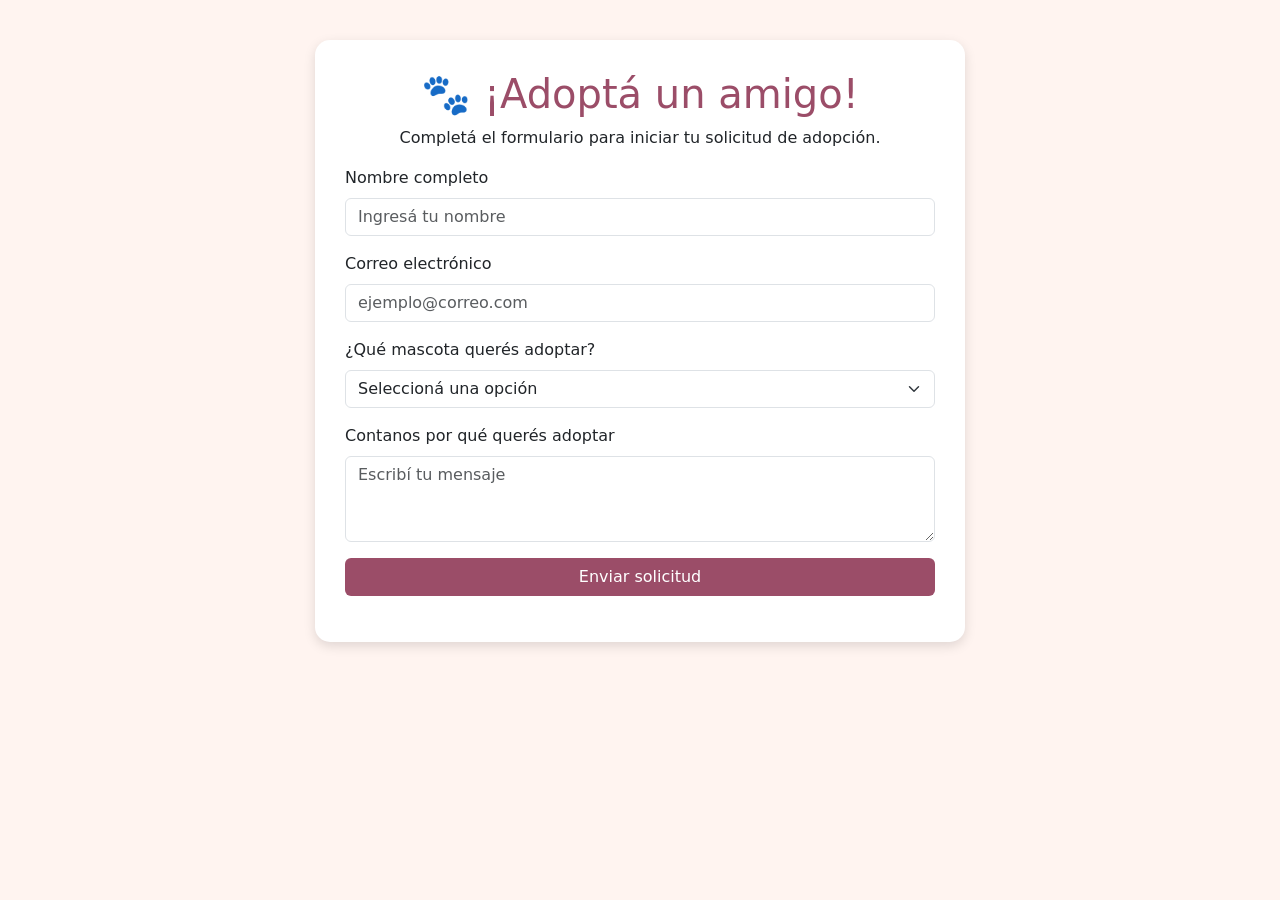
<file: formulario/index.html>
<!DOCTYPE html>
<html lang="es">
<head>
    <meta charset="UTF-8">
    <meta name="viewport" content="width=device-width, initial-scale=1.0">
    <title>Adopción de mascotas</title>

    <!-- Bootstrap para el diseño y los estilos -->
    <link href="https://cdn.jsdelivr.net/npm/bootstrap@5.3.3/dist/css/bootstrap.min.css"
          rel="stylesheet">

    <style>
        body {
            background-color: #fff4f0;
        }

        .contenedor {
            max-width: 650px;
            margin: 40px auto;
            padding: 30px;
            background-color: white;
            border-radius: 15px;
            box-shadow: 0 4px 12px #00000020;
        }

        h1 {
            color: #9b4d68;
            text-align: center;
        }

        .btn-adoptar {
            background-color: #9b4d68;
            color: white;
        }

        .btn-adoptar:hover {
            background-color: #78384f;
            color: white;
        }
    </style>
</head>

<body>

    <div class="contenedor">
        <h1>🐾 ¡Adoptá un amigo!</h1>

        <p class="text-center">
            Completá el formulario para iniciar tu solicitud de adopción.
        </p>

        <!-- Formulario con validación de campos obligatorios -->
        <form id="formAdopcion">

            <div class="mb-3">
                <label for="nombre" class="form-label">Nombre completo</label>
                <input type="text" class="form-control" id="nombre"
                       placeholder="Ingresá tu nombre" required>
            </div>

            <div class="mb-3">
                <label for="correo" class="form-label">Correo electrónico</label>
                <input type="email" class="form-control" id="correo"
                       placeholder="ejemplo@correo.com" required>
            </div>

            <div class="mb-3">
                <label for="mascota" class="form-label">¿Qué mascota querés adoptar?</label>
                <select class="form-select" id="mascota" required>
                    <option value="">Seleccioná una opción</option>
                    <option value="Perro">Perro</option>
                    <option value="Gato">Gato</option>
                </select>
            </div>

            <div class="mb-3">
                <label for="mensaje" class="form-label">Contanos por qué querés adoptar</label>
                <textarea class="form-control" id="mensaje" rows="3"
                          placeholder="Escribí tu mensaje" required></textarea>
            </div>

            <button type="submit" class="btn btn-adoptar w-100">
                Enviar solicitud
            </button>

            <p id="resultado" class="mt-3 text-center"></p>
        </form>
    </div>

    <!-- JavaScript para validar y mostrar una confirmación -->
    <script>
        const formulario = document.getElementById("formAdopcion");
        const resultado = document.getElementById("resultado");

        formulario.addEventListener("submit", function(evento) {
            evento.preventDefault();

            if (formulario.checkValidity()) {
                resultado.textContent =
                    "¡Gracias! Tu solicitud fue completada correctamente.";
                resultado.className = "mt-3 text-center text-success";

                formulario.reset();
            } else {
                formulario.reportValidity();
            }
        });
    </script>

</body>
</html>
</file>
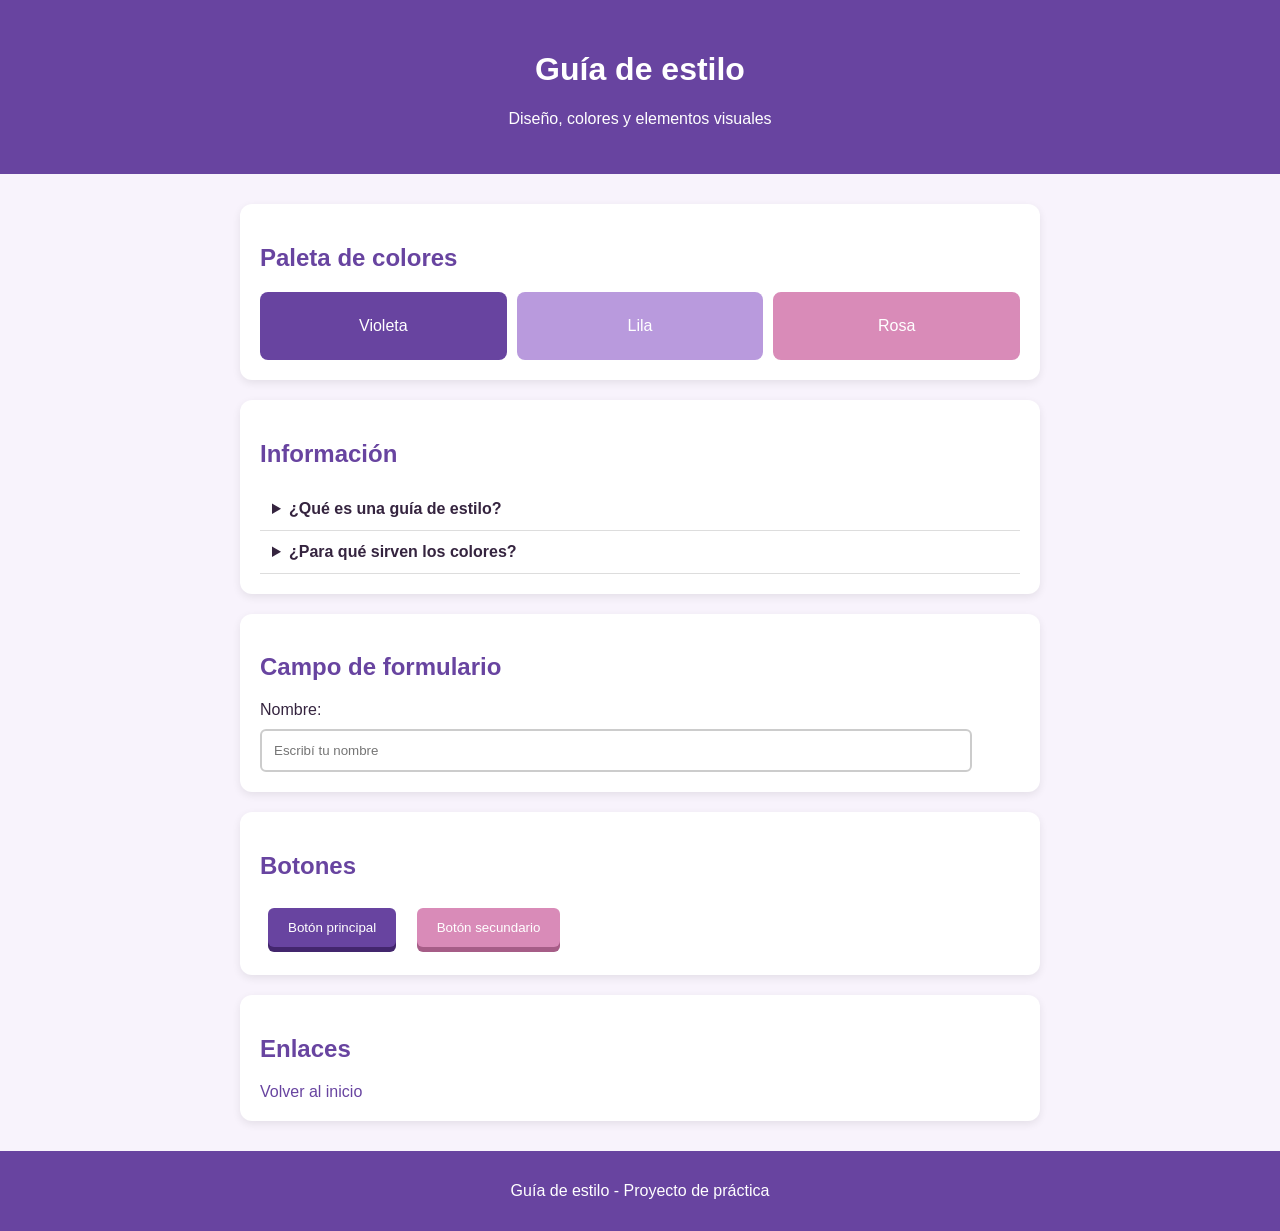
<file: guia-estilo/index.html>
<!DOCTYPE html>
<html lang="es">
<head>
    <meta charset="UTF-8">
    <meta name="viewport" content="width=device-width, initial-scale=1.0">
    <title>Guía de estilo violeta</title>

    <!-- Hoja de estilos externa -->
    <link rel="stylesheet" href="estilos.css">
</head>

<body>

    <header>
        <h1>Guía de estilo</h1>
        <p>Diseño, colores y elementos visuales</p>
    </header>

    <main>
        <!-- Paleta de colores -->
        <section class="seccion">
            <h2>Paleta de colores</h2>

            <div class="colores">
                <div class="color color1">Violeta</div>
                <div class="color color2">Lila</div>
                <div class="color color3">Rosa</div>
            </div>
        </section>

        <!-- Acordeón de textos -->
        <section class="seccion">
            <h2>Información</h2>

            <details>
                <summary>¿Qué es una guía de estilo?</summary>
                <p>Es un conjunto de reglas visuales para mantener un diseño ordenado.</p>
            </details>

            <details>
                <summary>¿Para qué sirven los colores?</summary>
                <p>Ayudan a transmitir una identidad y reconocer una página.</p>
            </details>
        </section>

        <!-- Campo de formulario con foco -->
        <section class="seccion">
            <h2>Campo de formulario</h2>

            <label for="nombre">Nombre:</label>
            <input type="text" id="nombre" placeholder="Escribí tu nombre">
        </section>

        <!-- Botones con efecto 3D -->
        <section class="seccion">
            <h2>Botones</h2>

            <button class="boton3d">Botón principal</button>
            <button class="boton3d boton-secundario">Botón secundario</button>
        </section>

        <!-- Enlaces animados -->
        <section class="seccion">
            <h2>Enlaces</h2>

            <a class="enlace" href="#inicio">Volver al inicio</a>
        </section>
    </main>

    <footer id="inicio">
        <p>Guía de estilo - Proyecto de práctica</p>
    </footer>

</body>
</html>
</file>
<file: guia-estilo/estilos.css>
/* Estilos generales */
body {
    margin: 0;
    font-family: Arial, sans-serif;
    background-color: #f8f3fc;
    color: #35243f;
}

/* Encabezado */
header {
    background-color: #6844a0;
    color: white;
    text-align: center;
    padding: 30px;
}

/* Contenido principal */
main {
    max-width: 800px;
    margin: 30px auto;
    padding: 0 20px;
}

.seccion {
    background-color: white;
    padding: 20px;
    margin-bottom: 20px;
    border-radius: 12px;
    box-shadow: 0 3px 8px #00000015;
}

h2 {
    color: #6844a0;
}

/* Paleta de colores */
.colores {
    display: flex;
    gap: 10px;
    flex-wrap: wrap;
}

.color {
    padding: 25px;
    border-radius: 8px;
    color: white;
    flex: 1;
    text-align: center;
}

.color1 {
    background-color: #6844a0;
}

.color2 {
    background-color: #b99add;
}

.color3 {
    background-color: #d98bb8;
}

/* Acordeón */
details {
    padding: 12px;
    border-bottom: 1px solid #ddd;
}

summary {
    cursor: pointer;
    font-weight: bold;
}

/* Campo resaltado al recibir el foco */
input {
    display: block;
    width: 90%;
    padding: 12px;
    margin-top: 10px;
    border: 2px solid #ccc;
    border-radius: 6px;
}

input:focus {
    outline: none;
    border-color: #6844a0;
    box-shadow: 0 0 8px #b99add;
}

/* Botones con efecto 3D */
.boton3d {
    background-color: #6844a0;
    color: white;
    border: none;
    padding: 12px 20px;
    border-radius: 6px;
    cursor: pointer;
    box-shadow: 0 5px #43266d;
    margin: 8px;
}

.boton3d:active {
    transform: translateY(4px);
    box-shadow: 0 1px #43266d;
}

.boton-secundario {
    background-color: #d98bb8;
    box-shadow: 0 5px #a65d87;
}

/* Enlace animado con cambio de color */
.enlace {
    color: #6844a0;
    text-decoration: none;
    transition: color 0.4s;
}

.enlace:hover {
    color: #d98bb8;
    text-decoration: underline;
}

/* Pie de página */
footer {
    background-color: #6844a0;
    color: white;
    text-align: center;
    padding: 15px;
}
</file>
